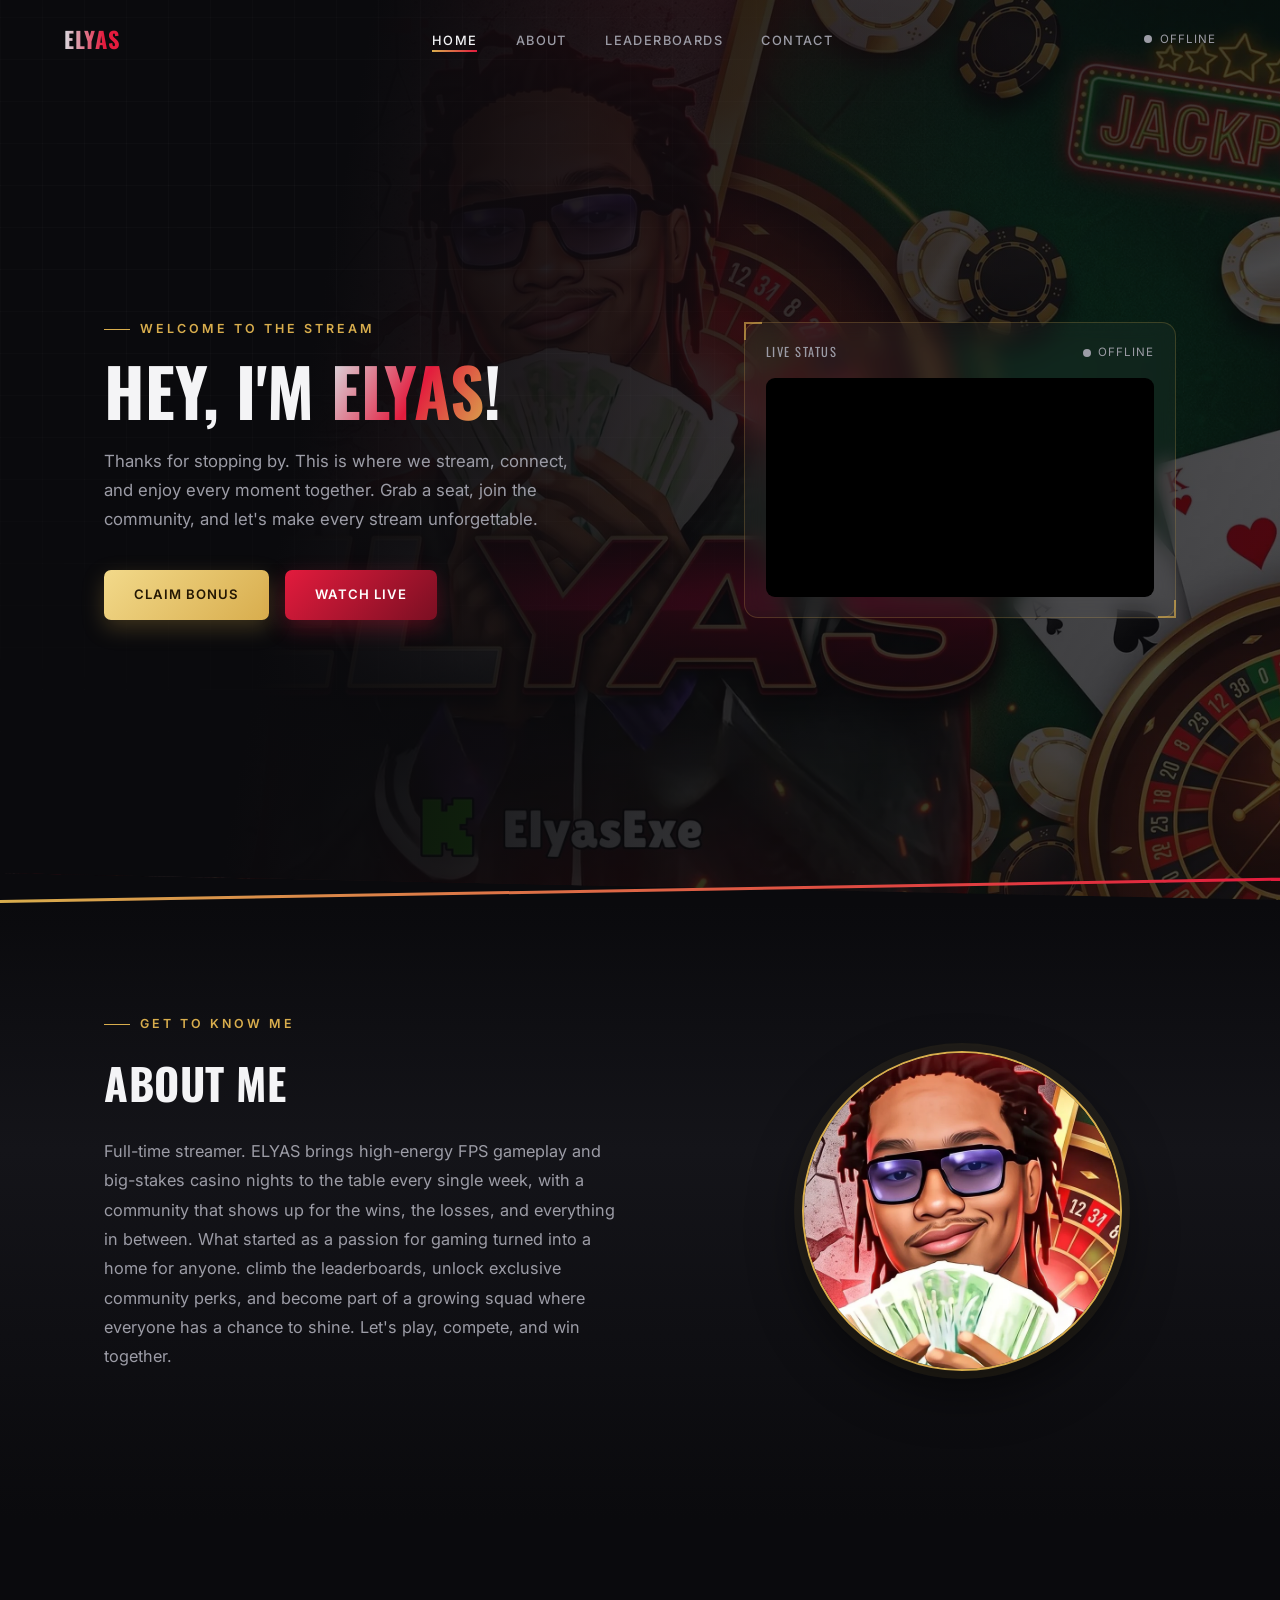
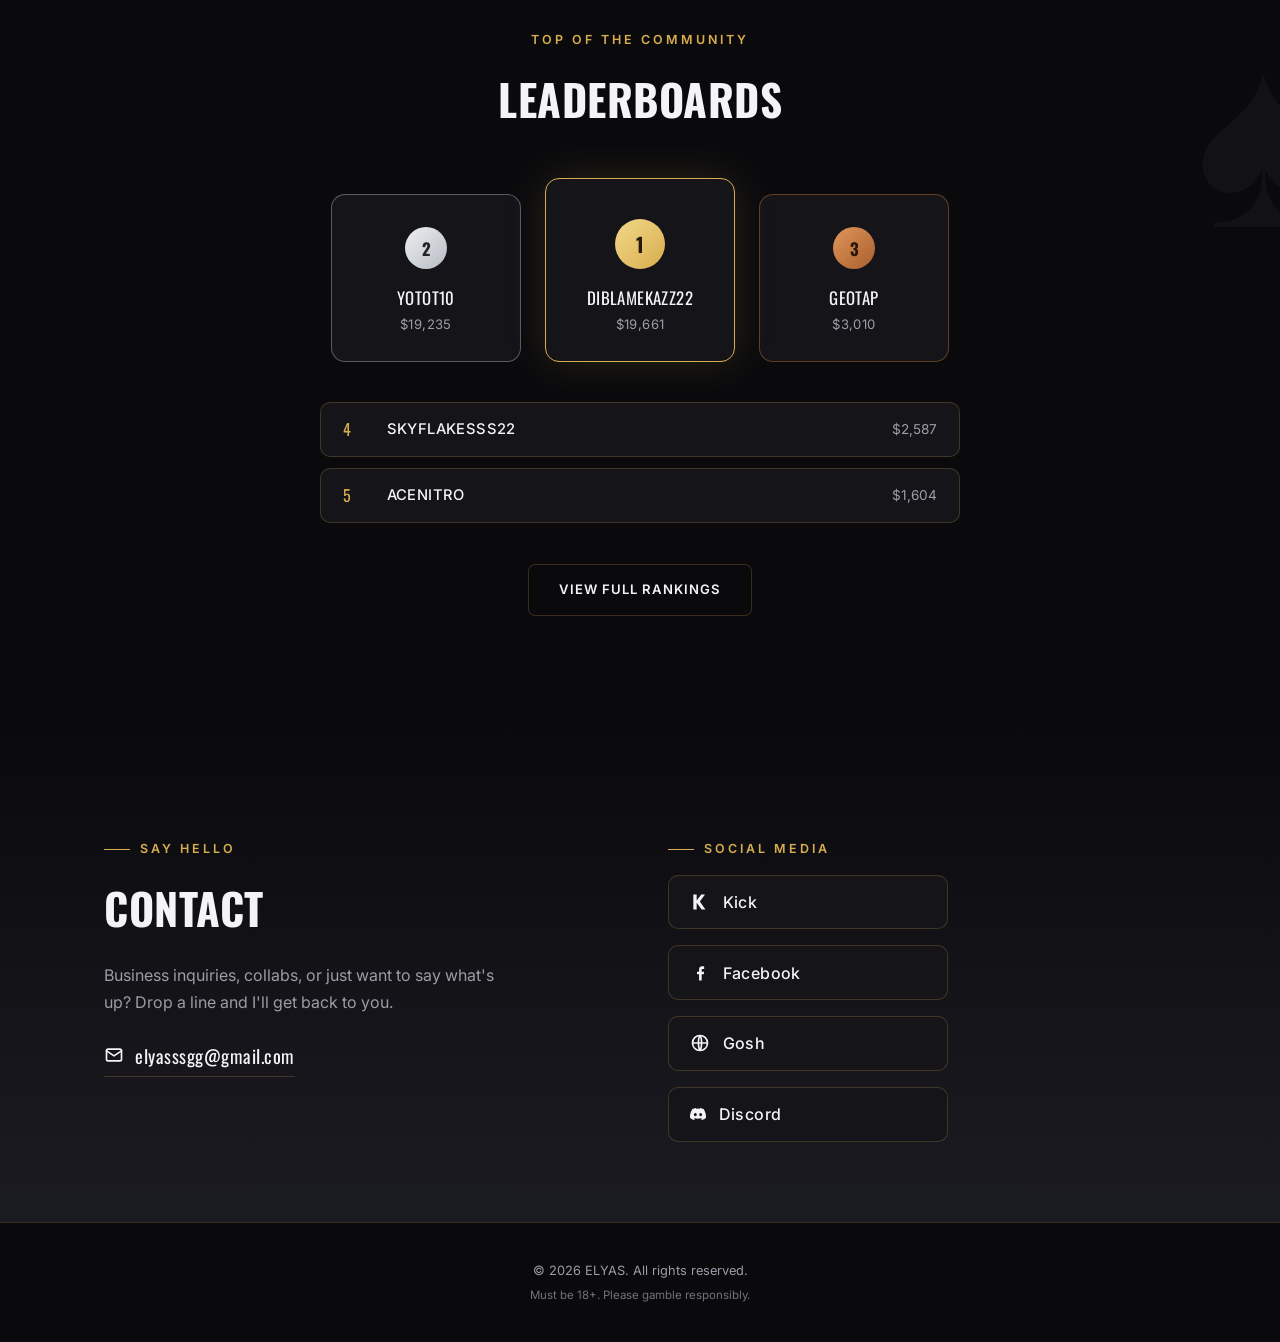
<file: index.html>
<!DOCTYPE html>
<html lang="en">
<head>
<meta charset="UTF-8">
<meta name="viewport" content="width=device-width, initial-scale=1.0">
<title>ELYAS | ElyasExe — Official Site</title>
<meta name="description" content="Official home of ELYAS (ElyasExe) — FPS action, high-stakes casino nights, and a community built on hype. Watch live, check the leaderboard, and say hello.">
<meta name="theme-color" content="#0b0b0f">
<meta property="og:title" content="ELYAS | ElyasExe">
<meta property="og:description" content="FPS action, high-stakes casino nights, and a community built on hype. Watch live and join in.">
<meta property="og:type" content="website">

<!-- Runs immediately (before first paint) so the .reveal scroll-in-animations
     have a CSS hook to key off; if JS is disabled, .reveal content just stays visible. -->
<script>document.documentElement.classList.add('js');</script>

<link rel="icon" type="image/svg+xml" href="assets/icons/favicon.svg">

<!-- Google Fonts: Oswald (display/headings) + Inter (body/UI) -->
<link rel="preconnect" href="https://fonts.googleapis.com">
<link rel="preconnect" href="https://fonts.gstatic.com" crossorigin>
<link href="https://fonts.googleapis.com/css2?family=Oswald:wght@400;500;600;700&family=Inter:wght@400;500;600;700&display=swap" rel="stylesheet">

<link rel="stylesheet" href="styles.css">
</head>
<body>

<nav class="navbar" id="navbar">
  <a href="#home" class="nav-logo">Elyas</a>
  <ul class="nav-links">
    <li><a href="#home">Home</a></li>
    <li><a href="#about">About</a></li>
    <li><a href="leaderboards.html">Leaderboards</a></li>
    <li><a href="#contact">Contact</a></li>
  </ul>
  <div class="nav-right">
    <button class="nav-status" id="navStatus" onclick="document.getElementById('home').scrollIntoView({behavior:'smooth'})" aria-label="Jump to live status">
      <span class="status-dot" id="statusDotNav"></span>
      <span id="statusTextNav">Offline</span>
    </button>
    <button class="nav-toggle" id="navToggle" aria-label="Toggle menu">
      <span></span><span></span><span></span>
    </button>
  </div>
</nav>

<div class="mobile-menu" id="mobileMenu">
  <a href="#home">Home</a>
  <a href="#about">About</a>
  <a href="leaderboards.html">Leaderboards</a>
  <a href="#contact">Contact</a>
</div>

<header id="home" class="hero">
  <div class="hero-bg"></div>
  <div class="hero-scrim"></div>
  <div class="hero-grid"></div>
  <div class="hero-inner">
    <div class="hero-text-col reveal">
      <p class="eyebrow">Welcome to the stream</p>
      <h1 class="hero-title">Hey, I'm <span class="accent">ELYAS</span>!</h1>
      <p class="hero-text">Thanks for stopping by. This is where we stream, connect, and enjoy every moment together. Grab a seat, join the community, and let's make every stream unforgettable.</p>
      <div class="btn-row">
        <a href="https://stake.bz/?c=BetWise&offer=betwise" class="btn btn-gold" target="_blank" rel="noopener noreferrer">Claim Bonus</a>
        <a href="https://kick.com/elyasexe" class="btn btn-red" target="_blank" rel="noopener noreferrer">Watch Live</a>
      </div>
    </div>
    <div class="hero-live-col reveal">
      <div class="live-card bracket">
        <div class="live-card-header">
          <span>Live Status</span>
          <span class="status-pill"><span class="status-dot" id="statusDot"></span><span id="statusText">Offline</span></span>
        </div>
        <div class="live-frame">
          <iframe src="https://player.kick.com/elyasexe?muted=true" title="ELYAS Kick Livestream" height="720" width="1280" frameborder="0" scrolling="no" allowfullscreen loading="lazy"></iframe>
        </div>
      </div>
    </div>
  </div>
</header>

<div class="seam"></div>

<section id="about" class="about">
  <div class="section-inner about-inner">
    <div class="reveal">
      <p class="eyebrow">Get to know me</p>
      <h2 class="section-title">About Me</h2>
      <p class="about-bio">Full-time streamer. ELYAS brings high-energy FPS gameplay and big-stakes casino nights to the table every single week, with a community that shows up for the wins, the losses, and everything in between. What started as a passion for gaming turned into a home for anyone. climb the leaderboards, unlock exclusive community perks, and become part of a growing squad where everyone has a chance to shine. Let's play, compete, and win together.</p>
    </div>
    <div class="about-visual reveal">
      <div class="portrait-frame bracket">
        <img src="assets/images/portrait.webp" alt="Portrait of ELYAS">
      </div>
    </div>
  </div>
</section>

<section id="leaderboards" class="leaderboards">
  <div class="leader-watermark" aria-hidden="true">&spades;</div>
  <div class="section-inner">
    <p class="eyebrow center">Top of the community</p>
    <h2 class="section-title center">Leaderboards</h2>
    <div class="podium">
      <div class="podium-card rank-2 reveal">
        <div class="rank-badge">2</div>
        <div class="podium-name">Yotot10</div>
        <div class="podium-score">$19,235</div>
      </div>
      <div class="podium-card rank-1 reveal">
        <div class="rank-badge">1</div>
        <div class="podium-name">DiBlameKazz22</div>
        <div class="podium-score">$19,661</div>
      </div>
      <div class="podium-card rank-3 reveal">
        <div class="rank-badge">3</div>
        <div class="podium-name">geotap</div>
        <div class="podium-score">$3,010</div>
      </div>
    </div>
    <div class="leader-list reveal">
      <div class="leader-row"><span class="rank">4</span><span class="name">skyflakesss22</span><span class="score">$2,587</span></div>
      <div class="leader-row"><span class="rank">5</span><span class="name">acenitro</span><span class="score">$1,604</span></div>
    </div>
    <div class="center-btn-wrap reveal">
      <a href="leaderboards.html" class="btn btn-outline">View Full Rankings</a>
    </div>
  </div>
</section>

<section id="contact" class="contact">
  <div class="section-inner contact-inner">
    <div class="reveal">
      <p class="eyebrow">Say hello</p>
      <h2 class="section-title">Contact</h2>
      <p class="contact-text">Business inquiries, collabs, or just want to say what's up? Drop a line and I'll get back to you.</p>
      <a href="mailto:hello@example.com" class="email-link">
        <svg width="20" height="20" viewBox="0 0 24 24" fill="none" stroke="currentColor" stroke-width="2" stroke-linecap="round" stroke-linejoin="round"><rect x="3" y="5" width="18" height="14" rx="2"/><path d="M3 7l9 6 9-6"/></svg>
        elyasssgg@gmail.com
      </a>
    </div>
    <div class="reveal">
      <p class="eyebrow">Social media</p>
      <div class="social-links">
        <a href="https://kick.com/elyasexe" target="_blank" rel="noopener noreferrer" class="social-btn">
          <svg width="20" height="20" viewBox="0 0 24 24" fill="currentColor"><path d="M4 3h4v7.2L13.5 3H18l-6.2 8.5L18.5 21H14l-6-8.2V21H4z"/></svg>
          Kick
        </a>
        <a href="https://www.facebook.com/elyasgg" target="_blank" rel="noopener noreferrer" class="social-btn">
          <svg width="20" height="20" viewBox="0 0 24 24" fill="currentColor"><path d="M14 13.5h2.5l.4-3H14V8.7c0-.87.24-1.46 1.48-1.46H17V4.14C16.73 4.1 15.8 4 14.71 4 12.44 4 10.9 5.37 10.9 7.9v2.6H8.4v3H10.9V21h3.1z"/></svg>
          Facebook
        </a>
        <a href="https://gosh.com/16322436" target="_blank" rel="noopener noreferrer" class="social-btn">
          <svg width="20" height="20" viewBox="0 0 24 24" fill="none" stroke="currentColor" stroke-width="2"><circle cx="12" cy="12" r="9"/><path d="M3 12h18M12 3c2.5 2.7 2.5 14.3 0 18M12 3c-2.5 2.7-2.5 14.3 0 18"/></svg>
          Gosh
        </a>
        <a href="https://discord.gg/8Pu9Pu7DU" target="_blank" rel="noopener noreferrer" class="social-btn">
          <svg xmlns="http://www.w3.org/2000/svg" width="16" height="16" fill="currentColor" class="bi bi-discord" viewBox="0 0 16 16">
  <path d="M13.545 2.907a13.2 13.2 0 0 0-3.257-1.011.05.05 0 0 0-.052.025c-.141.25-.297.577-.406.833a12.2 12.2 0 0 0-3.658 0 8 8 0 0 0-.412-.833.05.05 0 0 0-.052-.025c-1.125.194-2.22.534-3.257 1.011a.04.04 0 0 0-.021.018C.356 6.024-.213 9.047.066 12.032q.003.022.021.037a13.3 13.3 0 0 0 3.995 2.02.05.05 0 0 0 .056-.019q.463-.63.818-1.329a.05.05 0 0 0-.01-.059l-.018-.011a9 9 0 0 1-1.248-.595.05.05 0 0 1-.02-.066l.015-.019q.127-.095.248-.195a.05.05 0 0 1 .051-.007c2.619 1.196 5.454 1.196 8.041 0a.05.05 0 0 1 .053.007q.121.1.248.195a.05.05 0 0 1-.004.085 8 8 0 0 1-1.249.594.05.05 0 0 0-.03.03.05.05 0 0 0 .003.041c.24.465.515.909.817 1.329a.05.05 0 0 0 .056.019 13.2 13.2 0 0 0 4.001-2.02.05.05 0 0 0 .021-.037c.334-3.451-.559-6.449-2.366-9.106a.03.03 0 0 0-.02-.019m-8.198 7.307c-.789 0-1.438-.724-1.438-1.612s.637-1.613 1.438-1.613c.807 0 1.45.73 1.438 1.613 0 .888-.637 1.612-1.438 1.612m5.316 0c-.788 0-1.438-.724-1.438-1.612s.637-1.613 1.438-1.613c.807 0 1.451.73 1.438 1.613 0 .888-.631 1.612-1.438 1.612"/></svg>
          Discord
        </a>
      </div>
    </div>
  </div>
</section>

<footer class="site-footer">
  <p>&copy; 2026 ELYAS. All rights reserved.</p>
  <p class="disclaimer">Must be 18+. Please gamble responsibly.</p>
</footer>

<button class="back-to-top" id="backToTop" aria-label="Back to top">&uarr;</button>

<script src="script.js" defer></script>
</body>
</html>
</file>
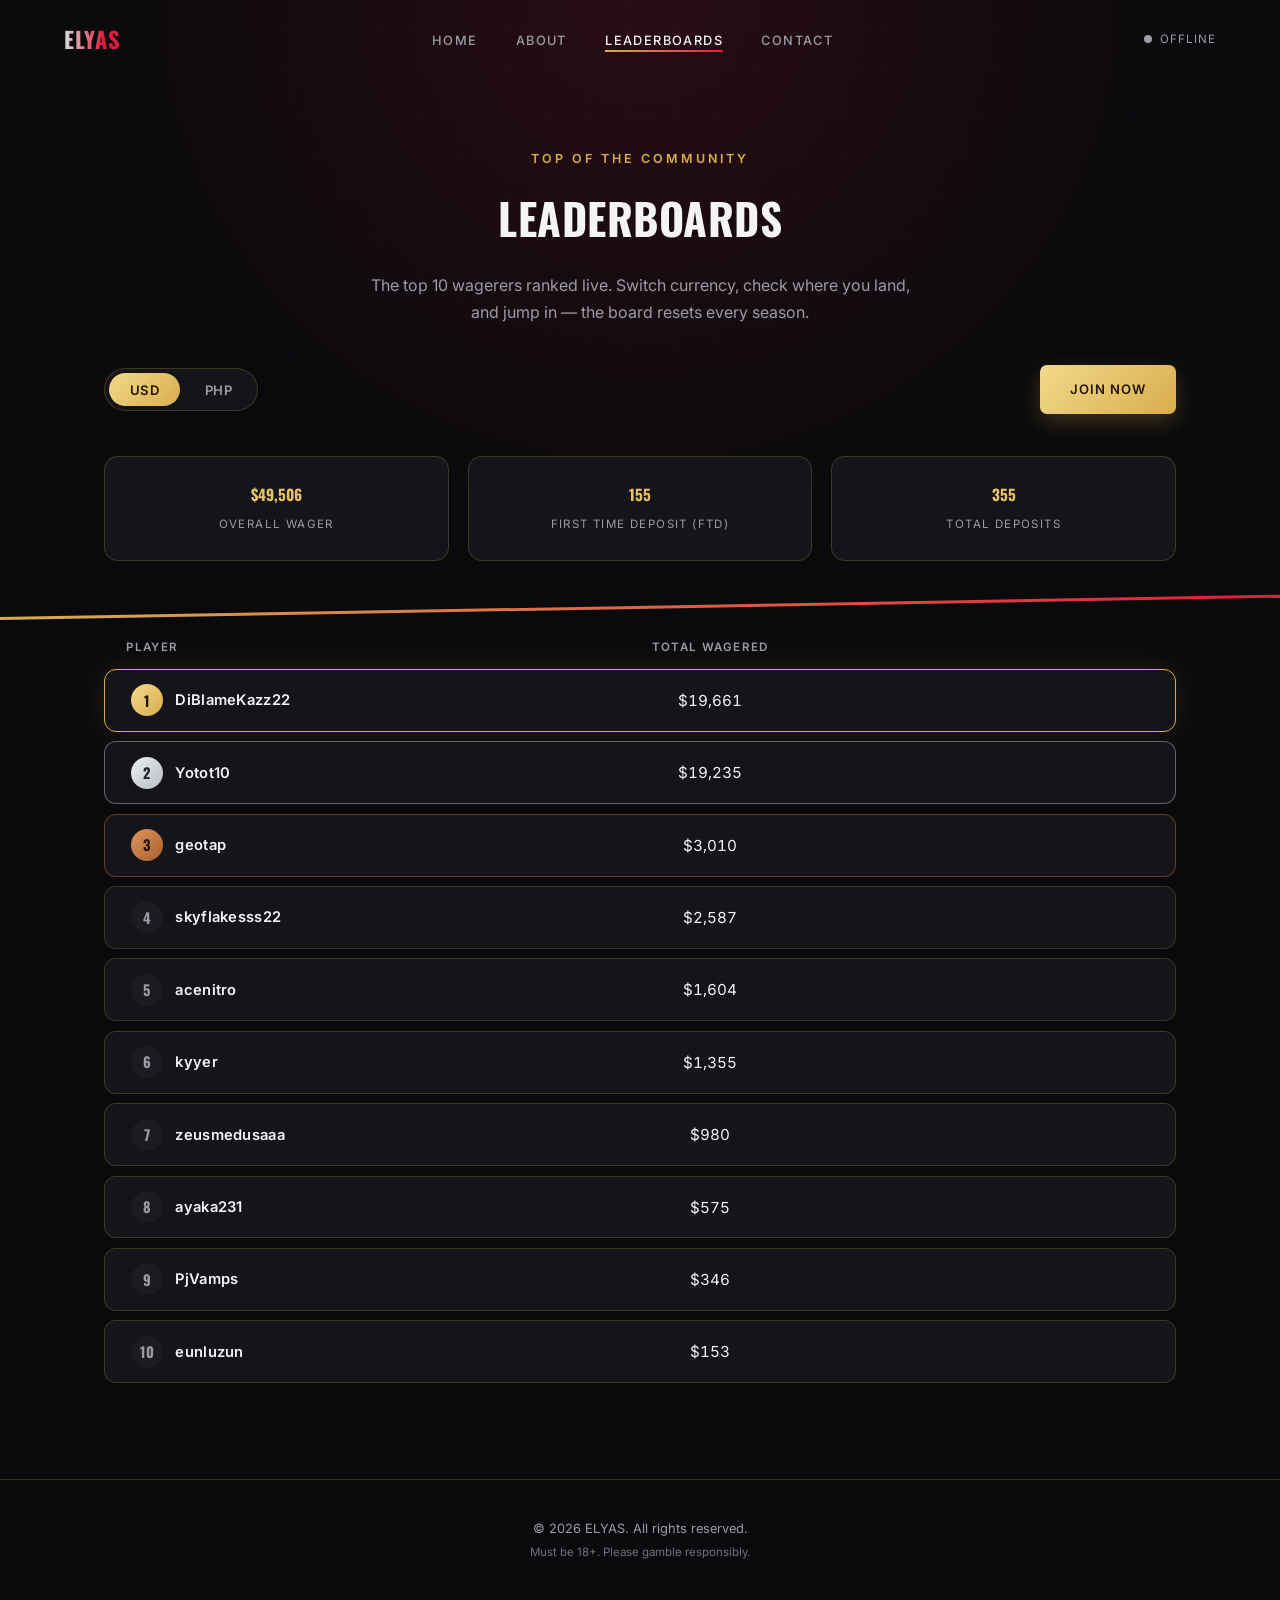
<file: leaderboards.html>
<!DOCTYPE html>
<html lang="en">
<head>
<meta charset="UTF-8">
<meta name="viewport" content="width=device-width, initial-scale=1.0">
<title>Leaderboards | ELYAS</title>
<meta name="description" content="ELYAS community leaderboard — the top 10 wagerers ranked by total wagered, first-time deposits, total deposits, and conversion rate.">
<meta name="theme-color" content="#0b0b0f">

<!-- Runs immediately (before first paint) so the .reveal scroll-in-animations
     have a CSS hook to key off; if JS is disabled, .reveal content just stays visible. -->
<script>document.documentElement.classList.add('js');</script>

<link rel="icon" type="image/svg+xml" href="assets/icons/favicon.svg">

<!-- Google Fonts: Oswald (display/headings) + Inter (body/UI) -->
<link rel="preconnect" href="https://fonts.googleapis.com">
<link rel="preconnect" href="https://fonts.gstatic.com" crossorigin>
<link href="https://fonts.googleapis.com/css2?family=Oswald:wght@400;500;600;700&family=Inter:wght@400;500;600;700&display=swap" rel="stylesheet">

<link rel="stylesheet" href="styles.css">
</head>
<body>

<nav class="navbar" id="navbar">
  <a href="index.html#home" class="nav-logo">Elyas</a>
  <ul class="nav-links">
    <li><a href="index.html#home">Home</a></li>
    <li><a href="index.html#about">About</a></li>
    <li><a href="leaderboards.html" class="active">Leaderboards</a></li>
    <li><a href="index.html#contact">Contact</a></li>
  </ul>
  <div class="nav-right">
    <button class="nav-status" id="navStatus" onclick="window.location.href='index.html#home'" aria-label="Jump to live status on the home page">
      <span class="status-dot" id="statusDotNav"></span>
      <span id="statusTextNav">Offline</span>
    </button>
    <button class="nav-toggle" id="navToggle" aria-label="Toggle menu">
      <span></span><span></span><span></span>
    </button>
  </div>
</nav>

<div class="mobile-menu" id="mobileMenu">
  <a href="index.html#home">Home</a>
  <a href="index.html#about">About</a>
  <a href="leaderboards.html" class="active">Leaderboards</a>
  <a href="index.html#contact">Contact</a>
</div>

<header class="lb-header">
  <div class="lb-header-grid"></div>
  <div class="lb-header-glow"></div>
  <div class="section-inner lb-header-inner">
    <p class="eyebrow center">Top of the community</p>
    <h1 class="section-title center">Leaderboards</h1>
    <p class="lb-subtitle reveal">The top 10 wagerers ranked live. Switch currency, check where you land, and jump in — the board resets every season.</p>

    <div class="lb-controls reveal">
      <div class="currency-toggle" role="group" aria-label="Currency">
        <button class="currency-btn active" data-currency="USD" aria-pressed="true">USD</button>
        <button class="currency-btn" data-currency="PHP" aria-pressed="false">PHP</button>
      </div>
      <a href="https://stake.bz/?c=BetWise&offer=betwise" class="btn btn-gold" target="_blank">Join Now</a>
    </div>

    <div class="summary-stats reveal">
      <div class="summary-card">
        <span class="summary-value amount" data-usd="49506">$49,506</span>
        <span class="summary-label">Overall Wager</span>
      </div>
      <div class="summary-card">
        <span class="summary-value amount">155</span>
        <span class="summary-label">First Time Deposit (FTD)</span>
      </div>
      <div class="summary-card">
        <span class="summary-value amount" >355</span>
        <span class="summary-label">Total Deposits</span>
      </div>
    </div>
  </div>
</header>

<div class="seam"></div>

<section class="lb-table-section">
  <div class="section-inner">
    <div class="rank-table" role="table" aria-label="Top 10 wager leaderboard">

      <div class="rank-row rank-head" role="row">
        <div class="rank-identity" role="columnheader">Player</div>
        <div class="stat-col stat-wagered" role="columnheader">Total Wagered</div>
      </div>

      <div class="rank-row top-1 reveal" role="row">
        <div class="rank-identity" role="cell">
          <span class="rank-medal gold">1</span>
          <span class="player-name">DiBlameKazz22</span>
        </div>
        <div class="stat-col stat-wagered" role="cell"><span class="cell-label">Wagered</span><span class="amount" data-usd="19661.47">$19,661</span></div>
      </div>

      <div class="rank-row top-2 reveal" role="row">
        <div class="rank-identity" role="cell">
          <span class="rank-medal silver">2</span>
          <span class="player-name">Yotot10</span>
        </div>
        <div class="stat-col stat-wagered" role="cell"><span class="cell-label">Wagered</span><span class="amount" data-usd="19235.52">$19,235</span></div>
      </div>

      <div class="rank-row top-3 reveal" role="row">
        <div class="rank-identity" role="cell">
          <span class="rank-medal bronze">3</span>
          <span class="player-name">geotap</span>
        </div>
        <div class="stat-col stat-wagered" role="cell"><span class="cell-label">Wagered</span><span class="amount" data-usd="3010.66">$3,010</span></div>
      </div>

      <div class="rank-row reveal" role="row">
        <div class="rank-identity" role="cell">
          <span class="rank-medal">4</span>
          <span class="player-name">skyflakesss22</span>
        </div>
        <div class="stat-col stat-wagered" role="cell"><span class="cell-label">Wagered</span><span class="amount" data-usd="2587.87">$2,587</span></div>
      </div>

      <div class="rank-row reveal" role="row">
        <div class="rank-identity" role="cell">
          <span class="rank-medal">5</span>
          <span class="player-name">acenitro</span>
        </div>
        <div class="stat-col stat-wagered" role="cell"><span class="cell-label">Wagered</span><span class="amount" data-usd="1604.28">$1,604</span></div>
      </div>

      <div class="rank-row reveal" role="row">
        <div class="rank-identity" role="cell">
          <span class="rank-medal">6</span>
          <span class="player-name">kyyer</span>
        </div>
        <div class="stat-col stat-wagered" role="cell"><span class="cell-label">Wagered</span><span class="amount" data-usd="1355.71">$1,355</span></div>
      </div>

      <div class="rank-row reveal" role="row">
        <div class="rank-identity" role="cell">
          <span class="rank-medal">7</span>
          <span class="player-name">zeusmedusaaa</span>
        </div>
        <div class="stat-col stat-wagered" role="cell"><span class="cell-label">Wagered</span><span class="amount" data-usd="980">$980</span></div>
      </div>

      <div class="rank-row reveal" role="row">
        <div class="rank-identity" role="cell">
          <span class="rank-medal">8</span>
          <span class="player-name">ayaka231</span>
        </div>
        <div class="stat-col stat-wagered" role="cell"><span class="cell-label">Wagered</span><span class="amount" data-usd="575.43">$575</span></div>
      </div>

      <div class="rank-row reveal" role="row">
        <div class="rank-identity" role="cell">
          <span class="rank-medal">9</span>
          <span class="player-name">PjVamps</span>
        </div>
        <div class="stat-col stat-wagered" role="cell"><span class="cell-label">Wagered</span><span class="amount" data-usd="346.33">$346</span></div>
      </div>

      <div class="rank-row reveal" role="row">
        <div class="rank-identity" role="cell">
          <span class="rank-medal">10</span>
          <span class="player-name">eunluzun</span>
        </div>
        <div class="stat-col stat-wagered" role="cell"><span class="cell-label">Wagered</span><span class="amount" data-usd="153">$153</span></div>
      </div>

    </div>
  </div>
</section>

<footer class="site-footer">
  <p>&copy; 2026 ELYAS. All rights reserved.</p>
  <p class="disclaimer">Must be 18+. Please gamble responsibly.</p>
</footer>

<button class="back-to-top" id="backToTop" aria-label="Back to top">&uarr;</button>

<script src="script.js" defer></script>
</body>
</html>
</file>
<file: styles.css>
/* ==========================================================================
   1. VARIABLES & DESIGN TOKENS
   ========================================================================== */
:root{
  --bg-void:#0a0a0d;
  --bg-panel:#141419;
  --bg-panel-2:#1b1b22;
  --red:#e31b3d;
  --red-dark:#7a0f22;
  --gold:#d8ad4d;
  --gold-light:#f2d98a;
  --silver:#d9dce1;
  --text:#f4f4f6;
  --text-dim:#9c9ca6;
  --border:rgba(216,173,77,.22);
  --hero-img:url("assets/images/hero-bg.webp");
  --font-display:'Oswald',sans-serif;
  --font-body:'Inter',sans-serif;
}

/* ==========================================================================
   2. RESET & BASE STYLES
   ========================================================================== */
*{margin:0;padding:0;box-sizing:border-box;}
html{scroll-behavior:smooth;}
body{background:var(--bg-void);color:var(--text);font-family:var(--font-body);overflow-x:hidden;line-height:1.5;}
img{max-width:100%;display:block;}
a{color:inherit;}
ul{list-style:none;}
section, header{scroll-margin-top:88px;}

/* ==========================================================================
   3. SHARED UTILITIES — section wrappers, eyebrows, headings, scroll-reveal
   ========================================================================== */
.section-inner{max-width:1200px;margin:0 auto;padding:0 5%;}
.eyebrow{font-size:.78rem;letter-spacing:3px;color:var(--gold);text-transform:uppercase;font-weight:600;margin-bottom:1rem;display:flex;align-items:center;gap:.6rem;}
.eyebrow::before{content:'';width:26px;height:1px;background:var(--gold);}
.eyebrow.center{justify-content:center;}
.eyebrow.center::before{display:none;}
.section-title{font-family:var(--font-display);font-size:clamp(1.9rem,3.6vw,2.7rem);font-weight:700;letter-spacing:.5px;margin-bottom:1.4rem;text-transform:uppercase;}
.section-title.center{text-align:center;}
.reveal{opacity:1;transform:none;}
.js .reveal{opacity:0;transform:translateY(26px);transition:opacity .8s ease,transform .8s ease;}
.js .reveal.visible{opacity:1;transform:none;}
@media (prefers-reduced-motion:reduce){*{animation-duration:.001ms !important;animation-iteration-count:1 !important;transition-duration:.001ms !important;scroll-behavior:auto !important;}}

/* Buttons */

/* ==========================================================================
   4. BUTTONS
   ========================================================================== */
.btn{font-family:var(--font-body);font-weight:600;font-size:.82rem;letter-spacing:1px;text-transform:uppercase;padding:15px 30px;border-radius:7px;text-decoration:none;display:inline-flex;align-items:center;justify-content:center;gap:.5rem;transition:transform .25s ease,box-shadow .25s ease;cursor:pointer;border:none;}
.btn:hover, .btn:focus-visible{transform:translateY(-3px);}
.btn:focus-visible{outline:2px solid var(--gold);outline-offset:3px;}
.btn-gold{background:linear-gradient(135deg,var(--gold-light),var(--gold));color:#241703;box-shadow:0 8px 22px rgba(216,173,77,.25);}
.btn-gold:hover{box-shadow:0 12px 30px rgba(216,173,77,.4);}
.btn-red{background:linear-gradient(135deg,var(--red),var(--red-dark));color:#fff;box-shadow:0 8px 22px rgba(227,27,61,.3);}
.btn-red:hover{box-shadow:0 12px 32px rgba(227,27,61,.45);}
.btn-outline{background:transparent;border:1.5px solid var(--border);color:var(--text);}
.btn-outline:hover{border-color:var(--gold);color:var(--gold);}


/* ==========================================================================
   5. SIGNATURE DECORATIVE ELEMENTS — HUD corners + diagonal seam
   ========================================================================== */
/* HUD corner brackets — signature detail */
.bracket{position:relative;}
.bracket::before,.bracket::after{content:'';position:absolute;width:16px;height:16px;border-color:var(--gold);border-style:solid;opacity:.65;pointer-events:none;}
.bracket::before{top:-1px;left:-1px;border-width:2px 0 0 2px;}
.bracket::after{bottom:-1px;right:-1px;border-width:0 2px 2px 0;}

/* Diagonal seam divider — recurring signature motif */
.seam{height:3px;background:linear-gradient(90deg,var(--gold),var(--red));transform:skewY(-1deg);transform-origin:left;}


/* ==========================================================================
   6. NAVIGATION
   ========================================================================== */
.navbar{position:fixed;top:0;left:0;right:0;z-index:1000;display:flex;align-items:center;justify-content:space-between;padding:22px 5%;transition:background .3s ease,padding .3s ease;}
.navbar.scrolled{background:rgba(10,10,13,.82);backdrop-filter:blur(14px);-webkit-backdrop-filter:blur(14px);padding:14px 5%;border-bottom:1px solid var(--border);}
.nav-logo{font-family:var(--font-display);font-weight:700;font-size:1.4rem;letter-spacing:1px;text-transform:uppercase;background:linear-gradient(90deg,var(--silver),var(--red) 70%);-webkit-background-clip:text;background-clip:text;color:transparent;-webkit-text-fill-color:transparent;text-decoration:none;}
.nav-links{display:flex;gap:2.4rem;align-items:center;}
.nav-links a{text-decoration:none;color:var(--text-dim);font-size:.8rem;letter-spacing:1.4px;text-transform:uppercase;font-weight:500;position:relative;padding-bottom:4px;transition:color .25s ease;}
.nav-links a::after{content:'';position:absolute;left:0;bottom:0;width:0;height:2px;background:linear-gradient(90deg,var(--gold),var(--red));transition:width .3s ease;}
.nav-links a:hover,.nav-links a.active{color:var(--text);}
.nav-links a:hover::after,.nav-links a.active::after{width:100%;}
.nav-right{display:flex;align-items:center;gap:1.6rem;}
.nav-status{display:flex;align-items:center;gap:.5rem;font-size:.72rem;letter-spacing:1px;text-transform:uppercase;color:var(--text-dim);cursor:pointer;background:none;border:none;font-family:var(--font-body);}
.status-dot{width:8px;height:8px;border-radius:50%;background:var(--text-dim);flex-shrink:0;}
.status-dot.live{background:var(--red);box-shadow:0 0 8px var(--red);animation:pulse 1.6s infinite;}
@keyframes pulse{0%,100%{opacity:1;}50%{opacity:.35;}}
.nav-toggle{display:none;flex-direction:column;gap:5px;background:none;border:none;cursor:pointer;padding:6px;z-index:1200;}
.nav-toggle span{width:24px;height:2px;background:var(--text);transition:transform .3s ease,opacity .3s ease;}
.nav-toggle.active span:nth-child(1){transform:translateY(7px) rotate(45deg);}
.nav-toggle.active span:nth-child(2){opacity:0;}
.nav-toggle.active span:nth-child(3){transform:translateY(-7px) rotate(-45deg);}
.mobile-menu{position:fixed;inset:0;background:rgba(10,10,13,.98);display:flex;flex-direction:column;align-items:center;justify-content:center;gap:2rem;opacity:0;pointer-events:none;transform:translateY(-12px);transition:opacity .35s ease,transform .35s ease;z-index:1100;}
.mobile-menu.open{opacity:1;pointer-events:auto;transform:translateY(0);}
.mobile-menu a{font-family:var(--font-display);font-size:1.6rem;text-transform:uppercase;letter-spacing:1px;color:var(--text);text-decoration:none;}


/* ==========================================================================
   7. HERO SECTION
   ========================================================================== */
.hero{position:relative;min-height:100vh;display:flex;align-items:center;padding:130px 0 90px;overflow:hidden;clip-path:polygon(0 0,100% 0,100% 100%,0 97%);background:var(--bg-void);}
.hero-bg{position:absolute;inset:0;background-image:var(--hero-img);background-size:cover;background-position:68% center;opacity:.32;filter:saturate(1.15);}
.hero-scrim{position:absolute;inset:0;background:linear-gradient(100deg,var(--bg-void) 26%,rgba(10,10,13,.55) 55%,rgba(10,10,13,.12) 100%),radial-gradient(ellipse at 15% 15%,rgba(227,27,61,.16),transparent 55%);}
.hero-grid{position:absolute;inset:0;background-image:repeating-linear-gradient(0deg,rgba(255,255,255,.025) 0 1px,transparent 1px 42px),repeating-linear-gradient(90deg,rgba(255,255,255,.025) 0 1px,transparent 1px 42px);-webkit-mask-image:radial-gradient(ellipse at 20% 25%,black,transparent 65%);mask-image:radial-gradient(ellipse at 20% 25%,black,transparent 65%);}
.hero-inner{position:relative;z-index:2;max-width:1200px;margin:0 auto;padding:0 5%;display:grid;grid-template-columns:1.15fr .85fr;gap:3.5rem;align-items:center;width:100%;}
.hero-title{font-family:var(--font-display);font-size:clamp(2.4rem,5.2vw,4.3rem);line-height:1.06;font-weight:700;margin-bottom:1.3rem;text-transform:uppercase;}
.hero-title .accent{background:linear-gradient(120deg,var(--silver) 5%,var(--red) 55%,var(--gold) 100%);-webkit-background-clip:text;background-clip:text;color:transparent;-webkit-text-fill-color:transparent;}
.hero-text{color:var(--text-dim);font-size:1.05rem;line-height:1.75;max-width:480px;margin-bottom:2.2rem;}
.btn-row{display:flex;gap:1rem;flex-wrap:wrap;}
.live-card{background:rgba(255,255,255,.035);border:1px solid var(--border);border-radius:14px;padding:1.3rem;backdrop-filter:blur(10px);-webkit-backdrop-filter:blur(10px);}
.live-card-header{display:flex;justify-content:space-between;align-items:center;margin-bottom:1rem;}
.live-card-header span:first-child{font-family:var(--font-display);letter-spacing:1.5px;font-size:.78rem;text-transform:uppercase;color:var(--text-dim);}
.status-pill{display:flex;align-items:center;gap:.45rem;font-size:.72rem;letter-spacing:1px;text-transform:uppercase;color:var(--text-dim);}
.live-frame{position:relative;width:100%;padding-top:56.25%;border-radius:9px;overflow:hidden;background:#000;}
.live-frame iframe{position:absolute;inset:0;width:100%;height:100%;border:0;}
@media (max-width:980px){.hero-live-col{margin-top:1rem;}}


/* ==========================================================================
   8. ABOUT SECTION
   ========================================================================== */
.about{padding:7rem 0;position:relative;background:linear-gradient(180deg,var(--bg-void),var(--bg-panel) 40%,var(--bg-void));}
.about-inner{display:grid;grid-template-columns:1.15fr .85fr;gap:4rem;align-items:center;}
.about-bio{color:var(--text-dim);font-size:1.02rem;line-height:1.8;margin-bottom:2.2rem;max-width:520px;}
.about-visual{display:flex;justify-content:center;}
.portrait-frame{width:min(320px,80%);aspect-ratio:1/1;border-radius:50%;border:2px solid var(--gold);box-shadow:0 0 0 8px rgba(216,173,77,.08),0 20px 50px rgba(0,0,0,.5);overflow:hidden;position:relative;}
.portrait-frame img{width:100%;height:100%;object-fit:cover;}


/* ==========================================================================
   9. LEADERBOARDS SECTION
   ========================================================================== */
.leaderboards{padding:7rem 0;position:relative;overflow:hidden;}
.leader-watermark{position:absolute;top:8%;right:-4%;font-size:16rem;opacity:.03;font-family:var(--font-display);pointer-events:none;line-height:1;}
.podium{display:flex;justify-content:center;align-items:flex-end;gap:1.5rem;margin:3rem 0 2.5rem;flex-wrap:wrap;}
.podium-card{background:var(--bg-panel);border:1px solid var(--border);border-radius:14px;padding:2rem 1.7rem 1.6rem;text-align:center;min-width:190px;transition:transform .3s ease;}
.podium-card:hover{transform:translateY(-6px);}
.podium-card.rank-1{order:2;padding-top:2.5rem;border-color:var(--gold);box-shadow:0 0 40px rgba(216,173,77,.16);transform:scale(1.07);z-index:2;}
.podium-card.rank-2{order:1;border-color:rgba(217,220,225,.35);}
.podium-card.rank-3{order:3;border-color:rgba(205,127,50,.4);}
.rank-badge{width:42px;height:42px;border-radius:50%;display:flex;align-items:center;justify-content:center;font-family:var(--font-display);font-weight:700;margin:0 auto 1rem;font-size:1.05rem;}
.rank-1 .rank-badge{background:linear-gradient(135deg,var(--gold-light),var(--gold));color:#241703;width:50px;height:50px;font-size:1.25rem;}
.rank-2 .rank-badge{background:linear-gradient(135deg,#eef0f2,#b7bcc4);color:#20222a;}
.rank-3 .rank-badge{background:linear-gradient(135deg,#e0965a,#a85f2e);color:#2a1608;}
.podium-name{font-family:var(--font-display);font-size:1.05rem;letter-spacing:.4px;margin-bottom:.3rem;text-transform:uppercase;}
.podium-score{color:var(--text-dim);font-size:.82rem;letter-spacing:.4px;}
.leader-list{max-width:640px;margin:0 auto 2.6rem;display:flex;flex-direction:column;gap:.7rem;}
.leader-row{display:flex;align-items:center;gap:1.2rem;background:var(--bg-panel);border:1px solid var(--border);border-radius:10px;padding:.9rem 1.4rem;}
.leader-row .rank{font-family:var(--font-display);color:var(--gold);width:24px;}
.leader-row .name{flex:1;font-weight:500;text-transform:uppercase;letter-spacing:.4px;font-size:.92rem;}
.leader-row .score{color:var(--text-dim);font-size:.85rem;}
.center-btn-wrap{display:flex;justify-content:center;}


/* ==========================================================================
   10. CONTACT SECTION
   ========================================================================== */
.contact{padding:7rem 0 5rem;background:linear-gradient(180deg,var(--bg-void),var(--bg-panel-2));}
.contact-inner{display:grid;grid-template-columns:1fr 1fr;gap:3.5rem;}
.contact-text{color:var(--text-dim);margin-bottom:1.6rem;max-width:420px;line-height:1.7;}
.email-link{display:inline-flex;align-items:center;gap:.7rem;font-family:var(--font-display);font-size:1.15rem;letter-spacing:.5px;color:var(--text);text-decoration:none;border-bottom:1px solid var(--border);padding-bottom:.4rem;transition:color .25s ease,border-color .25s ease;}
.email-link:hover{color:var(--gold);border-color:var(--gold);}
.social-links{display:flex;flex-direction:column;gap:1rem;margin-top:.5rem;}
.social-btn{display:flex;align-items:center;gap:.8rem;background:var(--bg-panel);border:1px solid var(--border);border-radius:10px;padding:.9rem 1.3rem;text-decoration:none;color:var(--text);font-weight:500;letter-spacing:.4px;transition:border-color .25s ease,transform .25s ease;max-width:280px;}
.social-btn:hover{border-color:var(--gold);transform:translateX(4px);}
.social-btn svg{flex-shrink:0;}


/* ==========================================================================
   11. FOOTER
   ========================================================================== */
.site-footer{padding:2.4rem 5%;text-align:center;border-top:1px solid var(--border);color:var(--text-dim);font-size:.8rem;position:relative;}
.site-footer .disclaimer{margin-top:.4rem;font-size:.72rem;opacity:.7;}
.back-to-top{position:fixed;bottom:24px;right:24px;width:44px;height:44px;border-radius:50%;background:var(--bg-panel);border:1px solid var(--border);color:var(--text);display:flex;align-items:center;justify-content:center;cursor:pointer;opacity:0;pointer-events:none;transition:opacity .3s ease,transform .3s ease,border-color .3s ease;z-index:900;font-size:1.1rem;}
.back-to-top.show{opacity:1;pointer-events:auto;}
.back-to-top:hover{border-color:var(--gold);transform:translateY(-3px);}


/* ==========================================================================
   12. RESPONSIVE BREAKPOINTS (tablet ≤980px, mobile ≤640px)
   ========================================================================== */
@media (max-width:980px){
  .hero-inner{grid-template-columns:1fr;}
  .about-inner{grid-template-columns:1fr;text-align:center;}
  .about-visual{order:-1;margin-bottom:1rem;}
  .contact-inner{grid-template-columns:1fr;gap:2.6rem;text-align:center;}
  .social-links{align-items:center;margin:0 auto;}
  .email-link{margin:0 auto;}
  .nav-links{display:none;}
  .nav-toggle{display:flex;}
}
@media (max-width:640px){
  .hero-title{font-size:2.1rem;}
  .btn-row{flex-direction:column;width:100%;}
  .btn{width:100%;}
  .podium{gap:1rem;}
  .podium-card.rank-1{transform:none;order:0;}
  .podium-card.rank-2{order:1;}
  .podium-card.rank-3{order:2;}
  .podium-card{min-width:0;width:100%;max-width:320px;}
}

/* ==========================================================================
   13. LEADERBOARDS PAGE (leaderboards.html)
   ========================================================================== */
.lb-header{position:relative;padding:150px 0 3rem;overflow:hidden;background:var(--bg-void);}
.lb-header-grid{position:absolute;inset:0;background-image:repeating-linear-gradient(0deg,rgba(255,255,255,.025) 0 1px,transparent 1px 42px),repeating-linear-gradient(90deg,rgba(255,255,255,.025) 0 1px,transparent 1px 42px);-webkit-mask-image:radial-gradient(ellipse at 50% 0%,black,transparent 70%);mask-image:radial-gradient(ellipse at 50% 0%,black,transparent 70%);}
.lb-header-glow{position:absolute;inset:0;background:radial-gradient(ellipse at 50% 0%,rgba(227,27,61,.14),transparent 60%);}
.lb-header-inner{position:relative;z-index:2;}
.lb-subtitle{color:var(--text-dim);text-align:center;max-width:560px;margin:0 auto 2.4rem;line-height:1.7;}

/* Currency toggle + Join Now row */
.lb-controls{display:flex;justify-content:space-between;align-items:center;flex-wrap:wrap;gap:1.2rem;margin-bottom:2.6rem;}
.currency-toggle{display:inline-flex;background:var(--bg-panel);border:1px solid var(--border);border-radius:999px;padding:4px;gap:4px;}
.currency-btn{border:none;background:transparent;color:var(--text-dim);font-family:var(--font-body);font-weight:600;font-size:.82rem;letter-spacing:.5px;padding:.55rem 1.3rem;border-radius:999px;cursor:pointer;transition:background .25s ease,color .25s ease;}
.currency-btn.active{background:linear-gradient(135deg,var(--gold-light),var(--gold));color:#241703;}
.currency-btn:focus-visible{outline:2px solid var(--gold);outline-offset:2px;}

/* Summary stat cards (Overall Wager / FTD / Total Deposits) */
.summary-stats{display:grid;grid-template-columns:repeat(3,1fr);gap:1.2rem;margin-bottom:.5rem;}
.summary-card{background:var(--bg-panel);border:1px solid var(--border);border-radius:14px;padding:1.6rem 1.4rem;text-align:center;transition:transform .3s ease,border-color .3s ease;}
.summary-card:hover{transform:translateY(-4px);border-color:var(--gold);}
.summary-value{display:block;font-family:var(--font-display);font-size:clamp(1.4rem,3vw,2.1rem);font-weight:700;background:linear-gradient(120deg,var(--gold-light),var(--gold));-webkit-background-clip:text;background-clip:text;color:transparent;-webkit-text-fill-color:transparent;margin-bottom:.3rem;}
.summary-label{font-size:.72rem;letter-spacing:1.4px;text-transform:uppercase;color:var(--text-dim);}

/* Ranking table (div-based grid with ARIA table roles) */
.lb-table-section{padding:1rem 0 6rem;}
.rank-table{display:flex;flex-direction:column;gap:.6rem;max-width:1100px;margin:0 auto;}
.rank-row{display:grid;grid-template-columns:minmax(180px,1.5fr) 1fr 1fr;grid-template-areas:"identity wagered deposits";align-items:center;gap:1.4rem;background:var(--bg-panel);border:1px solid var(--border);border-radius:12px;padding:.9rem 1.6rem;transition:transform .25s ease,border-color .25s ease,background-color .25s ease;}
.rank-row.rank-head{background:transparent;border:none;padding:.2rem 1.4rem;color:var(--text-dim);font-size:.72rem;letter-spacing:1.3px;text-transform:uppercase;font-weight:600;}
.rank-row:not(.rank-head):hover{transform:translateY(-3px);border-color:var(--gold);background:var(--bg-panel-2);}
.rank-row.top-1{border-color:var(--gold);box-shadow:0 0 30px rgba(216,173,77,.14);}
.rank-row.top-2{border-color:rgba(217,220,225,.4);}
.rank-row.top-3{border-color:rgba(205,127,50,.4);}
/* staggered reveal cascade */
.rank-row:nth-child(2){transition-delay:.02s;}
.rank-row:nth-child(3){transition-delay:.05s;}
.rank-row:nth-child(4){transition-delay:.08s;}
.rank-row:nth-child(5){transition-delay:.11s;}
.rank-row:nth-child(6){transition-delay:.14s;}
.rank-row:nth-child(7){transition-delay:.17s;}
.rank-row:nth-child(8){transition-delay:.20s;}
.rank-row:nth-child(9){transition-delay:.23s;}
.rank-row:nth-child(10){transition-delay:.26s;}
.rank-row:nth-child(11){transition-delay:.29s;}

.rank-identity{grid-area:identity;display:flex;align-items:center;gap:.8rem;}
.rank-medal{width:32px;height:32px;border-radius:50%;display:flex;align-items:center;justify-content:center;font-family:var(--font-display);font-weight:700;font-size:.9rem;background:var(--bg-panel-2);color:var(--text-dim);flex-shrink:0;}
.rank-medal.gold{background:linear-gradient(135deg,var(--gold-light),var(--gold));color:#241703;}
.rank-medal.silver{background:linear-gradient(135deg,#eef0f2,#b7bcc4);color:#20222a;}
.rank-medal.bronze{background:linear-gradient(135deg,#e0965a,#a85f2e);color:#2a1608;}
.player-avatar{width:30px;height:30px;border-radius:50%;background:var(--bg-panel-2);border:1px solid var(--border);display:flex;align-items:center;justify-content:center;font-family:var(--font-display);font-size:.8rem;color:var(--gold);flex-shrink:0;}
.rank-row.top-1 .player-avatar{background:linear-gradient(135deg,var(--gold-light),var(--gold));color:#241703;border-color:transparent;}
.rank-row.top-2 .player-avatar{background:linear-gradient(135deg,#eef0f2,#b7bcc4);color:#20222a;border-color:transparent;}
.rank-row.top-3 .player-avatar{background:linear-gradient(135deg,#e0965a,#a85f2e);color:#2a1608;border-color:transparent;}
.player-name{font-weight:600;letter-spacing:.3px;font-size:.92rem;}

.stat-col{text-align:center;}
.stat-wagered{grid-area:wagered;}
.stat-deposits{grid-area:deposits;}
.cell-label{display:none;}
.amount{font-variant-numeric:tabular-nums;font-size:.95rem;}

@media (max-width:900px){
  .summary-stats{grid-template-columns:1fr 1fr 1fr;gap:.8rem;}
}
@media (max-width:860px){
  .rank-row{grid-template-columns:1fr 1fr;grid-template-areas:"identity identity" "wagered deposits";row-gap:.7rem;column-gap:1rem;}
  .rank-row.rank-head{display:none;}
  .cell-label{display:block;font-size:.66rem;letter-spacing:1px;text-transform:uppercase;color:var(--text-dim);margin-bottom:.15rem;}
}
@media (max-width:640px){
  .lb-header{padding-top:120px;}
}
@media (max-width:520px){
  .summary-stats{grid-template-columns:1fr;}
  .lb-controls{flex-direction:column;align-items:stretch;}
  .lb-controls .btn, .lb-controls .currency-toggle{width:100%;justify-content:center;text-align:center;}
}
</file>
